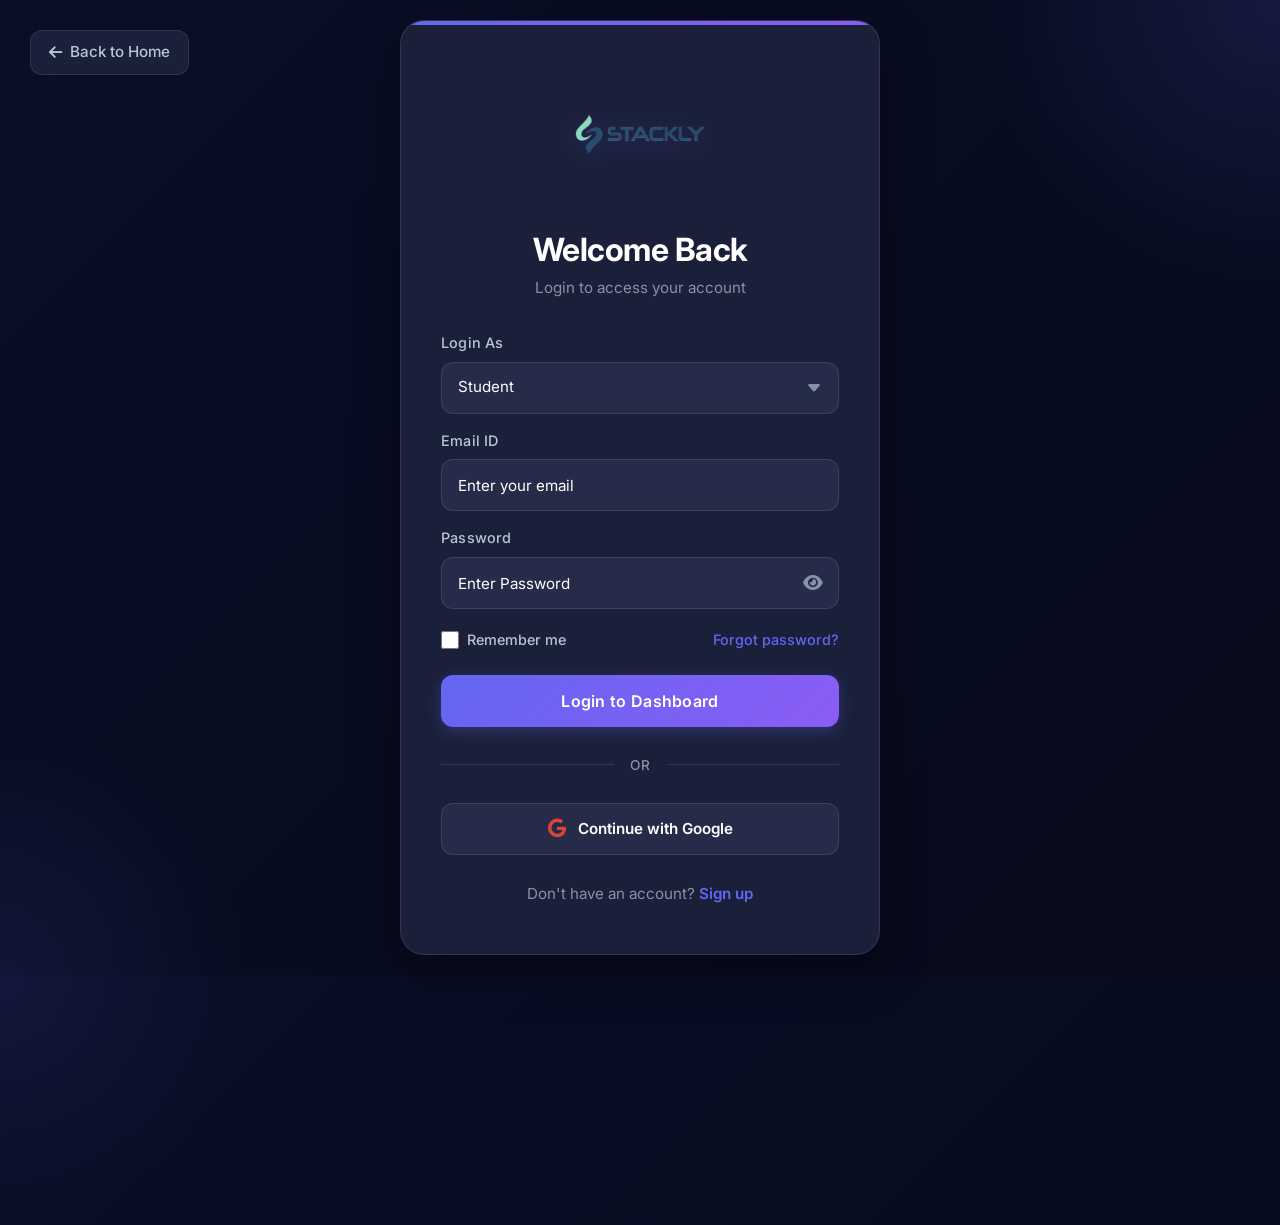
<file: developer-dashboard.html>
<!DOCTYPE html>
<html lang="en">

<head>
    <meta charset="UTF-8">
    <meta name="viewport" content="width=device-width, initial-scale=1.0">
    <title>Developer Dashboard | Stackly</title>

    <!-- Font Awesome -->
    <link rel="stylesheet"
        href="https://cdnjs.cloudflare.com/ajax/libs/font-awesome/6.7.2/css/all.min.css">

    <!-- Custom CSS -->
    <link rel="stylesheet" href="css/developer-dashboard.css">
</head>

<body>

    <!-- Header -->
    <header class="header">
        <div class="header-left">
            <a href="index.html" class="logo">
                <img src="image/logo-stackly.png" alt="Stackly Logo">

            </a>
            <div class="header-welcome">
                <span class="welcome-text">Welcome back, <strong id="headerUserName">Developer</strong>!</span>
            </div>
        </div>

        <div class="header-right">
            <div class="user-info">
                <span class="user-name" id="userName">Developer</span>
                <span class="user-email" id="userEmail">developer@stackly.com</span>
            </div>
            <img id="userAvatar" src="https://ui-avatars.com/api/?name=Developer&background=6366f1&color=fff"
                 alt="Profile" class="user-avatar">
            <a href="#" id="logoutBtn" class="btn-logout">
                <i class="fas fa-sign-out-alt"></i>
            </a>
        </div>
    </header>

    <!-- Main Container -->
    <div class="container">

        <!-- Welcome Section -->
        <div class="welcome-section">
            <h1>Welcome, <span id="welcomeName">Developer</span>! 👨‍💻</h1>
            <p>Here's your development overview</p>
        </div>

        <!-- Stats Grid -->
        <div class="stats-grid">
            <div class="stat-card">
                <div class="stat-icon" style="background: rgba(99, 102, 241, 0.1);">
                    <i class="fas fa-code" style="color: #6366f1;"></i>
                </div>
                <div class="stat-info">
                    <h3>12</h3>
                    <p>Active Projects</p>
                </div>
            </div>

            <div class="stat-card">
                <div class="stat-icon" style="background: rgba(16, 185, 129, 0.1);">
                    <i class="fas fa-check-circle" style="color: #10b981;"></i>
                </div>
                <div class="stat-info">
                    <h3>48</h3>
                    <p>Completed Tasks</p>
                </div>
            </div>

            <div class="stat-card">
                <div class="stat-icon" style="background: rgba(245, 158, 11, 0.1);">
                    <i class="fas fa-git-alt" style="color: #f59e0b;"></i>
                </div>
                <div class="stat-info">
                    <h3>156</h3>
                    <p>Commits This Month</p>
                </div>
            </div>

            <div class="stat-card">
                <div class="stat-icon" style="background: rgba(239, 68, 68, 0.1);">
                    <i class="fas fa-bug" style="color: #ef4444;"></i>
                </div>
                <div class="stat-info">
                    <h3>3</h3>
                    <p>Open Issues</p>
                </div>
            </div>
        </div>

        <!-- Main Content Grid -->
        <div class="content-grid">

            <!-- Projects Section -->
            <div class="card projects-card">
                <div class="card-header">
                    <h2><i class="fas fa-folder"></i> Active Projects</h2>
                    <a href="#" class="view-all">View All</a>
                </div>
                <div class="projects-list">
                    <div class="project-item">
                        <div class="project-icon">
                            <i class="fab fa-react"></i>
                        </div>
                        <div class="project-info">
                            <h3>E-commerce Platform</h3>
                            <p>React, Node.js, MongoDB</p>
                            <div class="project-progress">
                                <div class="progress-bar" style="width: 75%;"></div>
                            </div>
                            <span class="progress-text">75% Complete</span>
                        </div>
                        <span class="project-status status-active">Active</span>
                    </div>

                    <div class="project-item">
                        <div class="project-icon">
                            <i class="fab fa-vuejs"></i>
                        </div>
                        <div class="project-info">
                            <h3>Dashboard UI Kit</h3>
                            <p>Vue.js, TailwindCSS</p>
                            <div class="project-progress">
                                <div class="progress-bar" style="width: 60%;"></div>
                            </div>
                            <span class="progress-text">60% Complete</span>
                        </div>
                        <span class="project-status status-active">Active</span>
                    </div>

                    <div class="project-item">
                        <div class="project-icon">
                            <i class="fab fa-python"></i>
                        </div>
                        <div class="project-info">
                            <h3>API Service</h3>
                            <p>Python, FastAPI, PostgreSQL</p>
                            <div class="project-progress">
                                <div class="progress-bar" style="width: 90%;"></div>
                            </div>
                            <span class="progress-text">90% Complete</span>
                        </div>
                        <span class="project-status status-review">Review</span>
                    </div>
                </div>
            </div>

            <!-- Recent Activity -->
            <div class="card activity-card">
                <div class="card-header">
                    <h2><i class="fas fa-history"></i> Recent Activity</h2>
                </div>
                <div class="activity-list">
                    <div class="activity-item">
                        <div class="activity-icon" style="background: rgba(99, 102, 241, 0.1);">
                            <i class="fas fa-code-branch" style="color: #6366f1;"></i>
                        </div>
                        <div class="activity-info">
                            <p><strong>Merged</strong> pull request #45</p>
                            <span class="activity-time">2 hours ago</span>
                        </div>
                    </div>

                    <div class="activity-item">
                        <div class="activity-icon" style="background: rgba(16, 185, 129, 0.1);">
                            <i class="fas fa-check" style="color: #10b981;"></i>
                        </div>
                        <div class="activity-info">
                            <p><strong>Completed</strong> feature implementation</p>
                            <span class="activity-time">5 hours ago</span>
                        </div>
                    </div>

                    <div class="activity-item">
                        <div class="activity-icon" style="background: rgba(245, 158, 11, 0.1);">
                            <i class="fas fa-bug" style="color: #f59e0b;"></i>
                        </div>
                        <div class="activity-info">
                            <p><strong>Fixed</strong> bug in authentication</p>
                            <span class="activity-time">1 day ago</span>
                        </div>
                    </div>

                    <div class="activity-item">
                        <div class="activity-icon" style="background: rgba(99, 102, 241, 0.1);">
                            <i class="fas fa-upload" style="color: #6366f1;"></i>
                        </div>
                        <div class="activity-info">
                            <p><strong>Pushed</strong> 8 commits to main</p>
                            <span class="activity-time">2 days ago</span>
                        </div>
                    </div>
                </div>
            </div>

            <!-- Tech Stack -->
            <div class="card tech-card">
                <div class="card-header">
                    <h2><i class="fas fa-layer-group"></i> Tech Stack</h2>
                </div>
                <div class="tech-grid">
                    <div class="tech-item">
                        <i class="fab fa-react"></i>
                        <span>React</span>
                    </div>
                    <div class="tech-item">
                        <i class="fab fa-node-js"></i>
                        <span>Node.js</span>
                    </div>
                    <div class="tech-item">
                        <i class="fab fa-python"></i>
                        <span>Python</span>
                    </div>
                    <div class="tech-item">
                        <i class="fab fa-docker"></i>
                        <span>Docker</span>
                    </div>
                    <div class="tech-item">
                        <i class="fab fa-git-alt"></i>
                        <span>Git</span>
                    </div>
                    <div class="tech-item">
                        <i class="fab fa-aws"></i>
                        <span>AWS</span>
                    </div>
                </div>
            </div>

            <!-- Quick Actions -->
            <div class="card actions-card">
                <div class="card-header">
                    <h2><i class="fas fa-bolt"></i> Quick Actions</h2>
                </div>
                <div class="actions-grid">
                    <button class="action-btn">
                        <i class="fas fa-plus"></i>
                        New Project
                    </button>
                    <button class="action-btn">
                        <i class="fas fa-code"></i>
                        Code Review
                    </button>
                    <button class="action-btn">
                        <i class="fas fa-bug"></i>
                        Report Bug
                    </button>
                    <button class="action-btn">
                        <i class="fas fa-book"></i>
                        Documentation
                    </button>
                </div>
            </div>

        </div>

    </div>

    <!-- JavaScript -->
    <script>
        // Load user information
        function loadDeveloperInfo() {
            let loginSession = localStorage.getItem('loginSession') || sessionStorage.getItem('loginSession');

            if (loginSession) {
                loginSession = JSON.parse(loginSession);
                let userData = localStorage.getItem('userData');

                if (userData) {
                    userData = JSON.parse(userData);
                    const fullName = userData.fullname || 'Developer';
                    const email = loginSession.email || userData.email || 'developer@stackly.com';

                    // Update header
                    document.getElementById('userName').textContent = fullName;
                    document.getElementById('userEmail').textContent = email;
                    document.getElementById('headerUserName').textContent = fullName;

                    // Update welcome
                    const firstName = fullName.split(' ')[0];
                    document.getElementById('welcomeName').textContent = firstName;

                    // Update avatar
                    const avatarUrl = `https://ui-avatars.com/api/?name=${encodeURIComponent(fullName)}&background=6366f1&color=fff`;
                    document.getElementById('userAvatar').src = avatarUrl;
                } else {
                    // Use email
                    const email = loginSession.email || 'developer@stackly.com';
                    document.getElementById('userEmail').textContent = email;

                    const emailName = email.split('@')[0];
                    const displayName = emailName.charAt(0).toUpperCase() + emailName.slice(1);
                    document.getElementById('userName').textContent = displayName;
                    document.getElementById('headerUserName').textContent = displayName;
                    document.getElementById('welcomeName').textContent = displayName;

                    const avatarUrl = `https://ui-avatars.com/api/?name=${encodeURIComponent(displayName)}&background=6366f1&color=fff`;
                    document.getElementById('userAvatar').src = avatarUrl;
                }
            } else {
                // No session found, redirect to login
                window.location.href = 'login.html';
            }
        }

        // Load on page load
        loadDeveloperInfo();

        // Logout functionality
        const logoutBtn = document.getElementById('logoutBtn');
        if (logoutBtn) {
            logoutBtn.addEventListener('click', (e) => {
                e.preventDefault();
                // Clear session data
                localStorage.removeItem('loginSession');
                sessionStorage.removeItem('loginSession');
                // Redirect to login page
                window.location.href = 'login.html';
            });
        }
    </script>

</body>

</html>
</file>
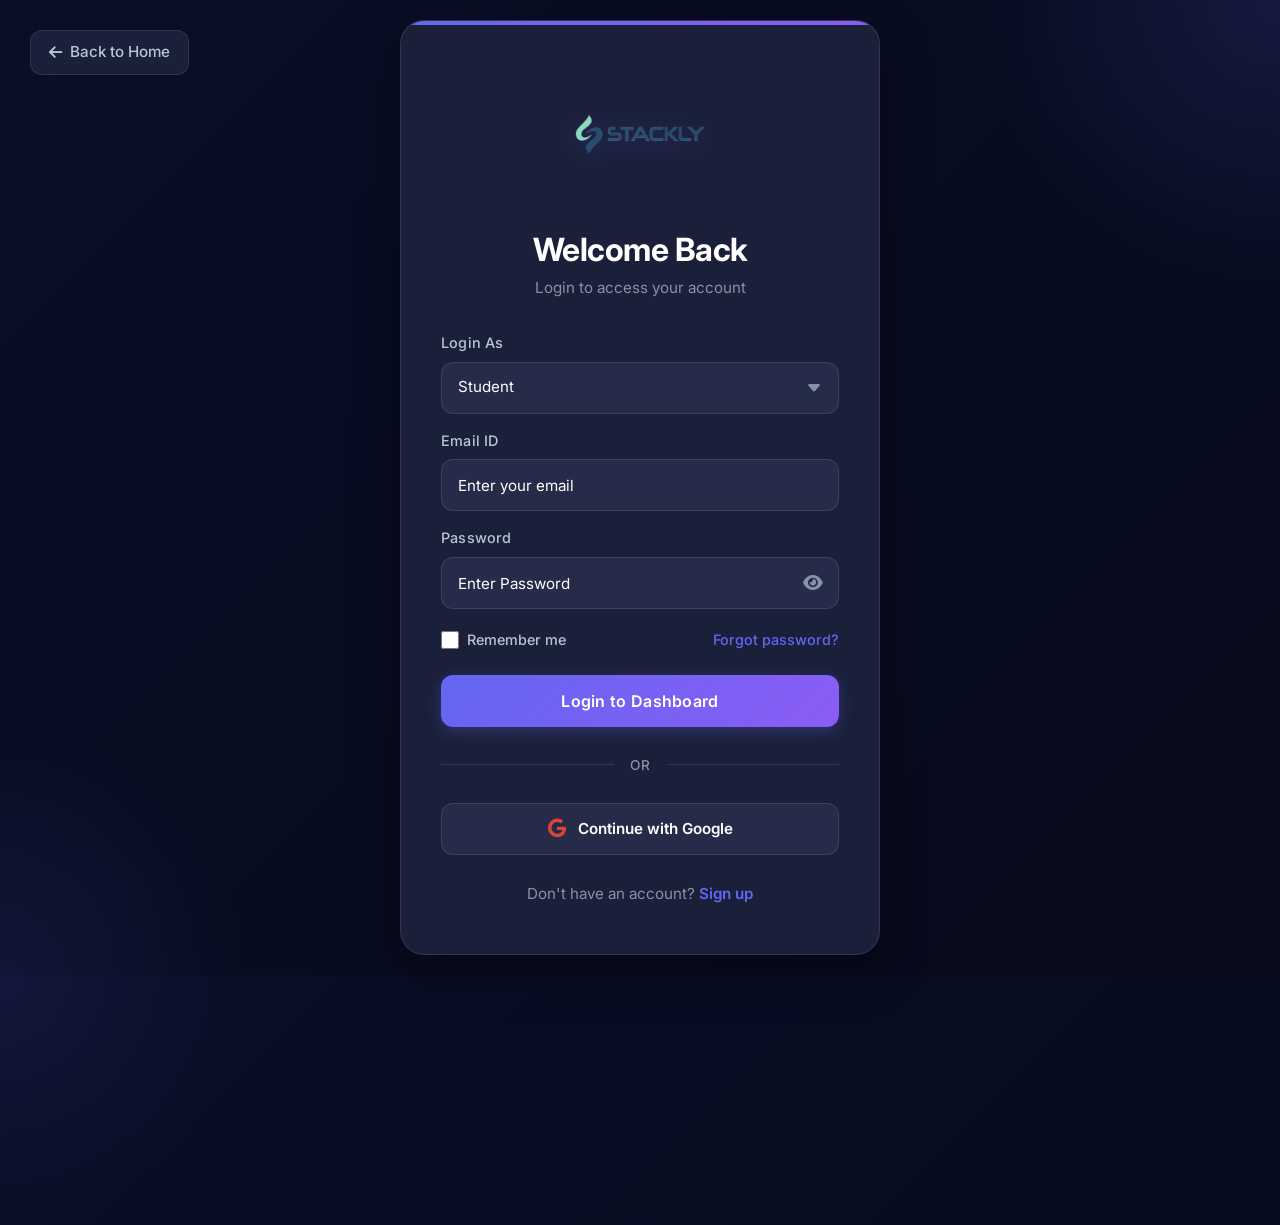
<file: login.html>
<!DOCTYPE html>
<html lang="en">

<head>
    <meta charset="UTF-8">
    <meta name="viewport" content="width=device-width, initial-scale=1.0">

    <title>Login</title>

    <!-- Bootstrap -->
    <link href="https://cdn.jsdelivr.net/npm/bootstrap@5.3.7/dist/css/bootstrap.min.css" rel="stylesheet">

    <!-- Font Awesome -->
    <link rel="stylesheet"
        href="https://cdnjs.cloudflare.com/ajax/libs/font-awesome/6.7.2/css/all.min.css">

    <!-- Custom CSS -->
    <link rel="stylesheet" href="css/login.css">
</head>

<body>

    <!-- Back Home -->
    <a href="index.html" class="back-home">
        <i class="fa-solid fa-arrow-left"></i>
        Back to Home
    </a>

    <div class="login-container">

        <div class="login-card">

            <!-- Logo -->
            <div class="logo-wrapper">
                <a href="index.html">
                    <img src="image/logo-stackly.png" alt="Logo">
                </a>
            </div>

            <!-- Heading -->
            <h1>Welcome Back</h1>
            <p class="subtitle">Login to access your account</p>

            <!-- Form -->
            <form id="loginForm">

                <div class="mb-3">
                    <label class="form-label">Login As</label>

                    <select class="form-select custom-input" id="userRole">

                        <option>Student</option>
                        <option>Developer</option>
                        <option>Admin</option>

                    </select>
                </div>

                <div class="mb-3">
                    <label class="form-label">Email ID</label>

                    <input
                        type="email"
                        class="form-control custom-input"
                        id="email"
                        placeholder="Enter your email"
                        pattern="[a-zA-Z0-9._%+-]+@[a-zA-Z0-9.-]+\.[a-zA-Z]{2,}"
                        title="Please enter a valid email address (e.g., user@example.com)"
                        required>
                    <span class="error-message" id="emailError"></span>
                </div>

                <div class="mb-3">

                    <label class="form-label">Password</label>

                    <div class="password-box">

                        <input
                            type="password"
                            class="form-control custom-input"
                            id="password"
                            placeholder="Enter Password"
                            required>

                        <i
                            class="fa-solid fa-eye eye-icon"
                            id="togglePassword"></i>

                    </div>
                    <span class="error-message" id="passwordError"></span>

                </div>

                <div class="remember-forgot">
                    <div class="remember-me">
                        <input type="checkbox" id="rememberMe">
                        <label for="rememberMe">Remember me</label>
                    </div>
                    <a href="error.html" class="forgot-link">
                        Forgot password?
                    </a>
                </div>

                <button type="submit" class="login-btn">
                    Login to Dashboard
                </button>

                <div class="divider">
                    <span>OR</span>
                </div>

                <a href="error.html" class="google-btn">
                    <i class="fab fa-google"></i>
                    Continue with Google
                </a>

                <p class="signup-text">

                    Don't have an account?

                    <a href="signup.html">
                        Sign up
                    </a>

                </p>

            </form>

        </div>

    </div>

    <script src="js/login.js"></script>

</body>

</html>
</file>
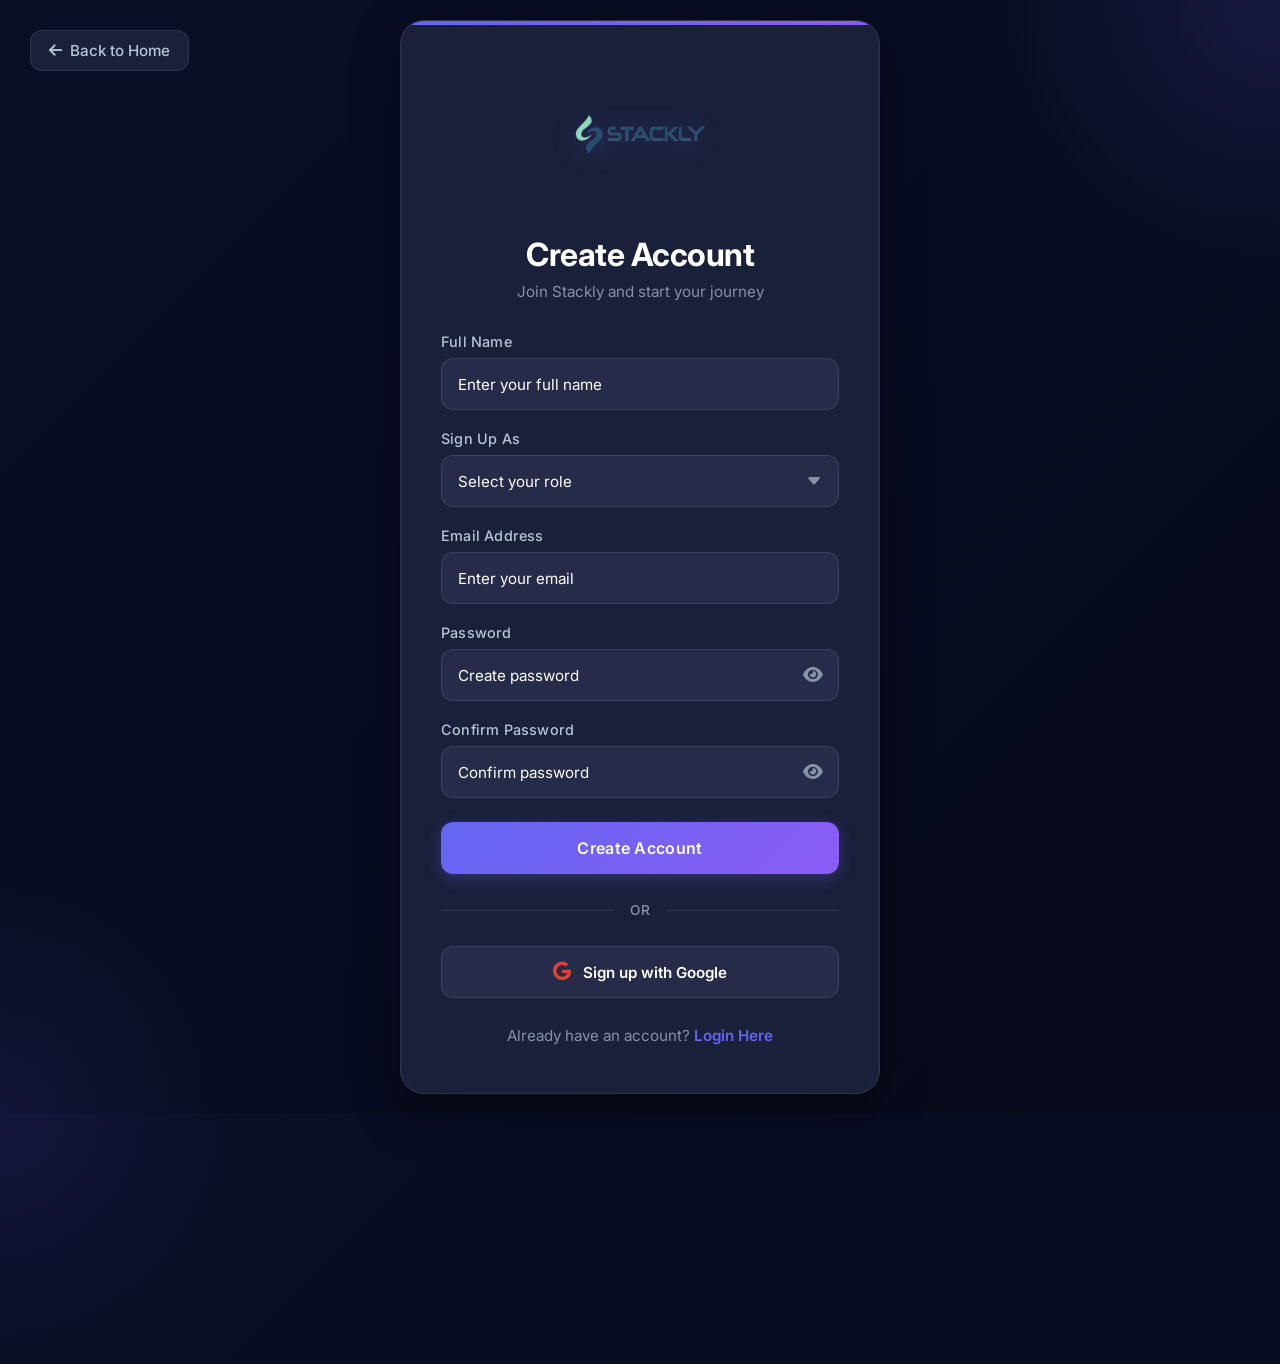
<file: signup.html>
<!DOCTYPE html>
<html lang="en">
<head>
    <meta charset="UTF-8">
    <meta name="viewport" content="width=device-width, initial-scale=1.0">
    <title>Sign Up - Stackly</title>

    <!-- Font Awesome -->
    <link rel="stylesheet"
        href="https://cdnjs.cloudflare.com/ajax/libs/font-awesome/6.7.2/css/all.min.css">

    <!-- Custom CSS -->
    <link rel="stylesheet" href="css/signup.css">
</head>
<body>

  <a href="index.html" class="back-home">
        <i class="fa-solid fa-arrow-left"></i>
        Back to Home
    </a>


    <div class="signup-container">

        <div class="signup-card">

            <div class="logo-wrapper">
                <a href="index.html">
                    <img src="image/logo-stackly.png" alt="Stackly Logo">
                </a>
            </div>

            <h1>Create Account</h1>

            <p class="subtitle">
                Join Stackly and start your journey
            </p>

            <form id="signupForm">

                <div class="mb-3">
                    <label for="fullname" class="form-label">Full Name</label>
                    <input
                        type="text"
                        id="fullname"
                        name="fullname"
                        class="custom-input"
                        placeholder="Enter your full name"
                        required>
                    <span class="error-message" id="fullnameError"></span>
                </div>

                <div class="mb-3">
                    <label for="userRole" class="form-label">Sign Up As</label>
                    <select class="custom-input" id="userRole" required>
                        <option value="">Select your role</option>
                        <option value="Student">Student</option>
                        <option value="Developer">Developer</option>
                        <option value="Admin">Admin</option>
                    </select>
                </div>

                <div class="mb-3">
                    <label for="signupEmail" class="form-label">Email Address</label>
                    <input
                        type="email"
                        id="signupEmail"
                        name="email"
                        class="custom-input"
                        placeholder="Enter your email"
                        pattern="[a-zA-Z0-9._%+-]+@[a-zA-Z0-9.-]+\.[a-zA-Z]{2,}"
                        title="Please enter a valid email address (e.g., user@example.com)"
                        required>
                    <span class="error-message" id="signupEmailError"></span>
                </div>

                <div class="mb-3">
                    <label for="signupPassword" class="form-label">Password</label>
                    <div class="password-box">
                        <input
                            type="password"
                            id="signupPassword"
                            name="password"
                            class="custom-input"
                            placeholder="Create password"
                            required>
                        <i class="fa-solid fa-eye eye-icon" data-target="signupPassword"></i>
                    </div>
                    <span class="error-message" id="signupPasswordError"></span>
                </div>

                <div class="mb-3">
                    <label for="confirmPassword" class="form-label">Confirm Password</label>
                    <div class="password-box">
                        <input
                            type="password"
                            id="confirmPassword"
                            name="confirmPassword"
                            class="custom-input"
                            placeholder="Confirm password"
                            required>
                        <i class="fa-solid fa-eye eye-icon" data-target="confirmPassword"></i>
                    </div>
                    <span class="error-message" id="confirmPasswordError"></span>
                </div>

                <button type="submit" class="signup-btn">
                    Create Account
                </button>

                <div class="divider">
                    <span>OR</span>
                </div>

                <a href="error.html" class="google-btn">
                    <i class="fab fa-google"></i>
                    Sign up with Google
                </a>

            </form>

            <p class="login-link">
                Already have an account?
                <a href="login.html">Login Here</a>
            </p>

        </div>

    </div>

    <script>
        // Password Toggle Functionality
        document.querySelectorAll('.eye-icon').forEach(icon => {
            icon.addEventListener('click', function() {
                const targetId = this.getAttribute('data-target');
                const passwordInput = document.getElementById(targetId);

                // Toggle password visibility
                if (passwordInput.type === 'password') {
                    passwordInput.type = 'text';
                    this.classList.remove('fa-eye');
                    this.classList.add('fa-eye-slash');
                } else {
                    passwordInput.type = 'password';
                    this.classList.remove('fa-eye-slash');
                    this.classList.add('fa-eye');
                }
            });
        });

        // Form Submission
        document.getElementById('signupForm').addEventListener('submit', function(e) {
            e.preventDefault();

            // Clear previous error messages
            document.getElementById('fullnameError').textContent = '';
            document.getElementById('signupEmailError').textContent = '';
            document.getElementById('signupPasswordError').textContent = '';
            document.getElementById('confirmPasswordError').textContent = '';

            const fullname = document.getElementById('fullname').value;
            const role = document.getElementById('userRole').value;
            const email = document.getElementById('signupEmail').value;
            const password = document.getElementById('signupPassword').value;
            const confirmPassword = document.getElementById('confirmPassword').value;

            // Validate fullname (alphabets only)
            const namePattern = /^[a-zA-Z\s]+$/;
            if (!namePattern.test(fullname)) {
                document.getElementById('fullnameError').textContent = 'Name contains only alphabets';
                return;
            }

            // Email validation with proper domain
            const emailPattern = /^[a-zA-Z0-9._%+-]+@[a-zA-Z0-9.-]+\.[a-zA-Z]{2,}$/;
            if (!emailPattern.test(email)) {
                document.getElementById('signupEmailError').textContent = 'Please enter a valid email address';
                return;
            }

            // Password length validation
            if (password.length < 6) {
                document.getElementById('signupPasswordError').textContent = 'Password must be at least 6 characters';
                return;
            }

            // Validate password match
            if (password !== confirmPassword) {
                document.getElementById('confirmPasswordError').textContent = 'Passwords do not match';
                return;
            }

            // Store user data in localStorage (for demo purposes only - not secure for production)
            const userData = {
                fullname: fullname,
                role: role,
                email: email,
                password: password  // Storing password for demo validation
            };
            localStorage.setItem('userData', JSON.stringify(userData));

            // Redirect without success alert
            window.location.href = 'login.html';
        });
    </script>

</body>
</html>
</file>
<file: css/developer-dashboard.css>
/* =====================================================
   DEVELOPER DASHBOARD - SIMPLE & CLEAN
===================================================== */

@import url('https://fonts.googleapis.com/css2?family=Inter:wght@300;400;500;600;700;800&display=swap');

/* Variables */
:root {
    --bg-dark: #0a0e27;
    --bg-darker: #060a1a;
    --card-bg: #1a1f3a;
    --card-light: #252b48;
    --text-primary: #ffffff;
    --text-secondary: #b8c5d6;
    --text-muted: #8892a6;
    --accent: #6366f1;
    --accent-hover: #4f46e5;
    --success: #10b981;
    --warning: #f59e0b;
    --danger: #ef4444;
    --border: rgba(255, 255, 255, 0.1);
    --shadow: 0 4px 16px rgba(0, 0, 0, 0.3);
}

* {
    margin: 0;
    padding: 0;
    box-sizing: border-box;
}

body {
    font-family: 'Inter', sans-serif;
    background: linear-gradient(135deg, var(--bg-dark) 0%, var(--bg-darker) 100%);
    color: var(--text-primary);
    min-height: 100vh;
    line-height: 1.6;
}

/* Header */
.header {
    background: var(--card-bg);
    border-bottom: 1px solid var(--border);
    padding: 1rem 2rem;
    display: flex;
    justify-content: space-between;
    align-items: center;
    position: sticky;
    top: 0;
    z-index: 100;
    backdrop-filter: blur(10px);
}

.header-left {
    display: flex;
    align-items: center;
    gap: 24px;
}

.logo {
    display: flex;
    align-items: center;
    gap: 12px;
    text-decoration: none;
    color: var(--text-primary);
    font-size: 1.25rem;
    font-weight: 700;
    transition: opacity 0.3s ease;
}

.logo:hover {
    opacity: 0.8;
}

.logo img {
    width: 130px;
    height: 130px;
    object-fit: contain;
}

.header-welcome {
    display: flex;
    align-items: center;
}

.welcome-text {
    color: var(--text-secondary);
    font-size: 1rem;
    font-weight: 500;
}

.welcome-text strong {
    color: var(--accent);
    font-weight: 600;
}

.header-right {
    display: flex;
    align-items: center;
    gap: 1rem;
}

.user-info {
    text-align: right;
}

.user-name {
    display: block;
    font-weight: 600;
    font-size: 0.95rem;
    color: var(--text-primary);
}

.user-email {
    display: block;
    font-size: 0.85rem;
    color: var(--text-muted);
}

.user-avatar {
    width: 45px;
    height: 45px;
    border-radius: 50%;
    border: 2px solid var(--accent);
}

.btn-logout {
    padding: 0.6rem 1rem;
    background: rgba(239, 68, 68, 0.1);
    color: var(--danger);
    border-radius: 8px;
    text-decoration: none;
    transition: all 0.3s ease;
    display: flex;
    align-items: center;
}

.btn-logout:hover {
    background: var(--danger);
    color: white;
}

/* Container */
.container {
    max-width: 1400px;
    margin: 0 auto;
    padding: 2rem;
}

/* Welcome Section */
.welcome-section {
    margin-bottom: 2rem;
}

.welcome-section h1 {
    font-size: 2rem;
    font-weight: 700;
    margin-bottom: 0.5rem;
    color: var(--text-primary);
}

.welcome-section span {
    color: var(--accent);
}

.welcome-section p {
    color: var(--text-muted);
    font-size: 1rem;
}

/* Stats Grid */
.stats-grid {
    display: grid;
    grid-template-columns: repeat(auto-fit, minmax(250px, 1fr));
    gap: 1.5rem;
    margin-bottom: 2rem;
}

.stat-card {
    background: var(--card-bg);
    border: 1px solid var(--border);
    border-radius: 12px;
    padding: 1.5rem;
    display: flex;
    align-items: center;
    gap: 1rem;
    transition: transform 0.3s ease;
}

.stat-card:hover {
    transform: translateY(-4px);
}

.stat-icon {
    width: 60px;
    height: 60px;
    border-radius: 12px;
    display: flex;
    align-items: center;
    justify-content: center;
    font-size: 1.5rem;
}

.stat-info h3 {
    font-size: 2rem;
    font-weight: 700;
    margin-bottom: 0.25rem;
}

.stat-info p {
    color: var(--text-muted);
    font-size: 0.9rem;
}

/* Content Grid */
.content-grid {
    display: grid;
    grid-template-columns: repeat(auto-fit, minmax(350px, 1fr));
    gap: 1.5rem;
}

/* Card */
.card {
    background: var(--card-bg);
    border: 1px solid var(--border);
    border-radius: 12px;
    padding: 1.5rem;
}

.card-header {
    display: flex;
    justify-content: space-between;
    align-items: center;
    margin-bottom: 1.5rem;
}

.card-header h2 {
    font-size: 1.1rem;
    font-weight: 600;
    display: flex;
    align-items: center;
    gap: 0.5rem;
}

.view-all {
    color: var(--accent);
    text-decoration: none;
    font-size: 0.9rem;
    transition: color 0.3s ease;
}

.view-all:hover {
    color: var(--accent-hover);
}

/* Projects */
.projects-card {
    grid-column: span 2;
}

.projects-list {
    display: flex;
    flex-direction: column;
    gap: 1rem;
}

.project-item {
    display: flex;
    align-items: center;
    gap: 1rem;
    padding: 1rem;
    background: var(--card-light);
    border-radius: 8px;
    border: 1px solid var(--border);
}

.project-icon {
    width: 50px;
    height: 50px;
    background: rgba(99, 102, 241, 0.1);
    border-radius: 8px;
    display: flex;
    align-items: center;
    justify-content: center;
    font-size: 1.5rem;
    color: var(--accent);
}

.project-info {
    flex: 1;
}

.project-info h3 {
    font-size: 1rem;
    margin-bottom: 0.25rem;
}

.project-info p {
    font-size: 0.85rem;
    color: var(--text-muted);
    margin-bottom: 0.5rem;
}

.project-progress {
    width: 100%;
    height: 6px;
    background: rgba(255, 255, 255, 0.1);
    border-radius: 3px;
    overflow: hidden;
    margin-bottom: 0.25rem;
}

.progress-bar {
    height: 100%;
    background: linear-gradient(90deg, var(--accent), var(--success));
    transition: width 0.3s ease;
}

.progress-text {
    font-size: 0.8rem;
    color: var(--text-muted);
}

.project-status {
    padding: 0.4rem 0.8rem;
    border-radius: 6px;
    font-size: 0.8rem;
    font-weight: 500;
}

.status-active {
    background: rgba(16, 185, 129, 0.1);
    color: var(--success);
}

.status-review {
    background: rgba(245, 158, 11, 0.1);
    color: var(--warning);
}

/* Activity */
.activity-list {
    display: flex;
    flex-direction: column;
    gap: 1rem;
}

.activity-item {
    display: flex;
    align-items: center;
    gap: 1rem;
}

.activity-icon {
    width: 40px;
    height: 40px;
    border-radius: 8px;
    display: flex;
    align-items: center;
    justify-content: center;
    font-size: 1.2rem;
}

.activity-info p {
    font-size: 0.9rem;
    margin-bottom: 0.25rem;
}

.activity-time {
    font-size: 0.8rem;
    color: var(--text-muted);
}

/* Tech Stack */
.tech-grid {
    display: grid;
    grid-template-columns: repeat(3, 1fr);
    gap: 1rem;
}

.tech-item {
    display: flex;
    flex-direction: column;
    align-items: center;
    gap: 0.5rem;
    padding: 1rem;
    background: var(--card-light);
    border-radius: 8px;
    border: 1px solid var(--border);
    transition: transform 0.3s ease;
}

.tech-item:hover {
    transform: translateY(-4px);
}

.tech-item i {
    font-size: 2rem;
    color: var(--accent);
}

.tech-item span {
    font-size: 0.85rem;
    color: var(--text-secondary);
}

/* Quick Actions */
.actions-grid {
    display: grid;
    grid-template-columns: repeat(2, 1fr);
    gap: 1rem;
}

.action-btn {
    padding: 1rem;
    background: var(--card-light);
    border: 1px solid var(--border);
    border-radius: 8px;
    color: var(--text-primary);
    font-size: 0.9rem;
    font-weight: 500;
    cursor: pointer;
    transition: all 0.3s ease;
    display: flex;
    flex-direction: column;
    align-items: center;
    gap: 0.5rem;
}

.action-btn:hover {
    background: var(--accent);
    border-color: var(--accent);
    transform: translateY(-2px);
}

.action-btn i {
    font-size: 1.5rem;
}

/* Responsive */
@media (max-width: 1200px) {
    .projects-card {
        grid-column: span 1;
    }
}

@media (max-width: 768px) {
    .header {
        padding: 0.75rem 1rem;
    }

    .header-left {
        gap: 12px;
    }

    .header-right {
        gap: 0.75rem;
    }

    .logo img {
        width: 60px;
        height: 60px;
    }

    .header-welcome {
        display: none;
    }

    .user-info {
        display: none;
    }

    .user-avatar {
        width: 38px;
        height: 38px;
    }

    .btn-logout {
        padding: 0.5rem 0.75rem;
        font-size: 0.9rem;
    }

    .container {
        padding: 1rem;
    }

    .welcome-section h1 {
        font-size: 1.5rem;
    }

    .stats-grid {
        grid-template-columns: repeat(2, 1fr);
    }

    .content-grid {
        grid-template-columns: 1fr;
    }

    .tech-grid {
        grid-template-columns: repeat(2, 1fr);
    }

    .actions-grid {
        grid-template-columns: 1fr;
    }
}

@media (max-width: 480px) {
    .header {
        padding: 0.6rem 0.75rem;
    }

    .header-left {
        gap: 8px;
    }

    .header-right {
        gap: 0.5rem;
    }

    .logo img {
        width: 50px;
        height: 50px;
    }

    .user-avatar {
        width: 34px;
        height: 34px;
    }

    .btn-logout {
        padding: 0.4rem 0.6rem;
        font-size: 0.85rem;
    }

    .stats-grid {
        grid-template-columns: 1fr;
    }

    .logo span {
        display: none;
    }
}

@media (max-width: 360px) {
    .header {
        padding: 0.5rem;
    }

    .header-left {
        gap: 6px;
    }

    .header-right {
        gap: 0.4rem;
    }

    .logo img {
        width: 45px;
        height: 45px;
    }

    .user-avatar {
        width: 32px;
        height: 32px;
    }

    .btn-logout {
        padding: 0.35rem 0.5rem;
        font-size: 0.8rem;
    }

    .btn-logout i {
        font-size: 0.85rem;
    }
}
</file>
<file: css/login.css>
/* =====================================================
   MODERN LOGIN FORM - DARK THEME
===================================================== */

/* Google Font */
@import url('https://fonts.googleapis.com/css2?family=Inter:wght@300;400;500;600;700;800&display=swap');

/* CSS Variables */
:root {
    --bg-dark: #0a0e27;
    --bg-darker: #060a1a;
    --card-bg: #1a1f3a;
    --card-light: #252b48;
    --text-primary: #ffffff;
    --text-secondary: #b8c5d6;
    --text-muted: #8892a6;
    --accent: #6366f1;
    --accent-hover: #4f46e5;
    --accent-light: rgba(99, 102, 241, 0.1);
    --success: #10b981;
    --border: rgba(255, 255, 255, 0.1);
    --input-bg: #252b48;
    --input-focus: #2d3350;
    --shadow-sm: 0 2px 8px rgba(0, 0, 0, 0.2);
    --shadow-md: 0 8px 24px rgba(0, 0, 0, 0.3);
    --shadow-lg: 0 16px 48px rgba(0, 0, 0, 0.4);
}

* {
    margin: 0;
    padding: 0;
    box-sizing: border-box;
    font-family: 'Inter', sans-serif;
}

body {
    min-height: 100vh;
    background: linear-gradient(135deg, var(--bg-dark) 0%, var(--bg-darker) 100%);
    display: flex;
    justify-content: center;
    align-items: center;
    position: relative;
    overflow-x: hidden;
    padding: 20px;
}

/* Animated Background Elements */
body::before {
    content: '';
    position: absolute;
    width: 600px;
    height: 600px;
    background: radial-gradient(circle, rgba(99, 102, 241, 0.15) 0%, transparent 70%);
    top: -300px;
    right: -300px;
    border-radius: 50%;
    animation: float 20s infinite ease-in-out;
}

body::after {
    content: '';
    position: absolute;
    width: 500px;
    height: 500px;
    background: radial-gradient(circle, rgba(99, 102, 241, 0.1) 0%, transparent 70%);
    bottom: -250px;
    left: -250px;
    border-radius: 50%;
    animation: float 25s infinite ease-in-out reverse;
}

@keyframes float {
    0%, 100% { transform: translate(0, 0) scale(1); }
    50% { transform: translate(30px, -30px) scale(1.1); }
}

/* Back Home Button */
.back-home {
    position: fixed;
    top: 30px;
    left: 30px;
    text-decoration: none;
    color: var(--text-secondary);
    font-size: 0.95rem;
    font-weight: 500;
    display: flex;
    align-items: center;
    gap: 8px;
    padding: 10px 18px;
    border-radius: 12px;
    background: var(--card-bg);
    border: 1px solid var(--border);
    transition: all 0.3s ease;
    z-index: 100;
    backdrop-filter: blur(10px);
}

.back-home:hover {
    color: var(--text-primary);
    background: var(--card-light);
    transform: translateX(-3px);
    box-shadow: var(--shadow-sm);
}

/* Login Container */
.login-container {
    width: 100%;
    max-width: 480px;
    position: relative;
    z-index: 1;
}

/* Login Card */
.login-card {
    background: var(--card-bg);
    border: 1px solid var(--border);
    border-radius: 24px;
    padding: 48px 40px;
    box-shadow: var(--shadow-lg);
    backdrop-filter: blur(20px);
    position: relative;
    overflow: hidden;
}

.login-card::before {
    content: '';
    position: absolute;
    top: 0;
    left: 0;
    right: 0;
    height: 4px;
    background: linear-gradient(90deg, var(--accent) 0%, #8b5cf6 100%);
}

/* Logo */
.logo-wrapper {
    display: flex;
    justify-content: center;
    margin-bottom: 32px;
}

.logo-wrapper a {
    display: inline-block;
    text-decoration: none;
    cursor: pointer;
}

.logo-wrapper img {
    width: 130px;
    height: 130px;
    object-fit: contain;
    filter: drop-shadow(0 4px 12px rgba(99, 102, 241, 0.3));
    transition: all 0.3s ease;
    cursor: pointer;
}

.logo-wrapper img:hover {
    transform: scale(1.05) rotate(5deg);
}

/* Heading */
h1 {
    color: var(--text-primary);
    font-size: 2rem;
    font-weight: 700;
    margin-bottom: 8px;
    text-align: center;
    letter-spacing: -0.5px;
}

.subtitle {
    color: var(--text-muted);
    text-align: center;
    margin-bottom: 32px;
    font-size: 0.95rem;
    font-weight: 400;
}

/* Form */
form {
    width: 100%;
}

/* Labels */
.form-label {
    color: var(--text-secondary);
    font-weight: 500;
    font-size: 0.9rem;
    display: block;
    margin-bottom: 8px;
    letter-spacing: 0.2px;
}

/* Form Groups */
.mb-3 {
    margin-bottom: 20px;
}

/* Inputs */
.custom-input {
    width: 100%;
    height: 52px;
    background: var(--input-bg);
    border: 1.5px solid var(--border);
    border-radius: 12px;
    padding: 0 16px;
    font-size: 0.95rem;
    color: #ffffff;
    font-weight: 400;
    transition: all 0.3s ease;
    outline: none;
    -webkit-text-fill-color: #ffffff;
}

.custom-input:focus {
    background: var(--input-focus);
    border-color: var(--accent);
    box-shadow: 0 0 0 4px var(--accent-light);
    color: #ffffff;
    -webkit-text-fill-color: #ffffff;
}

.custom-input::placeholder {
    color: var(--text-muted);
}

/* Prevent autofill white background */
.custom-input:-webkit-autofill,
.custom-input:-webkit-autofill:hover,
.custom-input:-webkit-autofill:focus,
.custom-input:-webkit-autofill:active {
    -webkit-box-shadow: 0 0 0 1000px var(--input-bg) inset !important;
    -webkit-text-fill-color: #ffffff !important;
    box-shadow: 0 0 0 1000px var(--input-bg) inset !important;
    background-color: var(--input-bg) !important;
    transition: background-color 5000s ease-in-out 0s;
}

.custom-input:-webkit-autofill::first-line {
    font-size: 0.95rem;
    font-family: 'Inter', sans-serif;
}

/* Select Dropdown */
select.custom-input {
    cursor: pointer;
    appearance: none;
    background-image: url("data:image/svg+xml,%3Csvg xmlns='http://www.w3.org/2000/svg' width='16' height='16' fill='%238892a6' viewBox='0 0 16 16'%3E%3Cpath d='M7.247 11.14 2.451 5.658C1.885 5.013 2.345 4 3.204 4h9.592a1 1 0 0 1 .753 1.659l-4.796 5.48a1 1 0 0 1-1.506 0z'/%3E%3C/svg%3E");
    background-repeat: no-repeat;
    background-position: right 16px center;
    padding-right: 40px;
    color: #ffffff;
    -webkit-text-fill-color: #ffffff;
}

select.custom-input option {
    background: var(--card-bg);
    color: #ffffff;
    padding: 12px;
}

/* Password Box */
.password-box {
    position: relative;
}

.password-box .custom-input {
    padding-right: 50px;
}

.eye-icon {
    position: absolute;
    right: 16px;
    top: 50%;
    transform: translateY(-50%);
    color: var(--text-muted);
    cursor: pointer;
    font-size: 1.1rem;
    transition: all 0.3s ease;
}

.eye-icon:hover {
    color: var(--accent);
}

/* Remember Me & Forgot Password */
.remember-forgot {
    display: flex;
    justify-content: space-between;
    align-items: center;
    margin: 20px 0 24px;
    gap: 12px;
}

.remember-me {
    display: flex;
    align-items: center;
    gap: 8px;
}

.remember-me input[type="checkbox"] {
    width: 18px;
    height: 18px;
    cursor: pointer;
    accent-color: var(--accent);
    border-radius: 4px;
}

.remember-me label {
    color: var(--text-secondary);
    font-size: 0.9rem;
    cursor: pointer;
    user-select: none;
    font-weight: 500;
}

.forgot-link {
    color: var(--accent);
    text-decoration: none;
    font-size: 0.9rem;
    font-weight: 500;
    transition: all 0.3s ease;
}

.forgot-link:hover {
    color: var(--accent-hover);
    text-decoration: underline;
}

/* Login Button */
.login-btn {
    width: 100%;
    height: 52px;
    border: none;
    border-radius: 12px;
    background: linear-gradient(135deg, var(--accent) 0%, #8b5cf6 100%);
    color: var(--text-primary);
    font-size: 1rem;
    font-weight: 600;
    cursor: pointer;
    transition: all 0.3s ease;
    box-shadow: 0 4px 16px rgba(99, 102, 241, 0.3);
    letter-spacing: 0.3px;
}

.login-btn:hover {
    transform: translateY(-2px);
    box-shadow: 0 8px 24px rgba(99, 102, 241, 0.4);
}

.login-btn:active {
    transform: translateY(0);
}

/* Divider */
.divider {
    display: flex;
    align-items: center;
    margin: 28px 0;
    color: var(--text-muted);
}

.divider::before,
.divider::after {
    content: '';
    flex: 1;
    height: 1px;
    background: var(--border);
}

.divider span {
    padding: 0 16px;
    font-size: 0.85rem;
    font-weight: 500;
    text-transform: uppercase;
    letter-spacing: 1px;
}

/* Google Login Button */
.google-btn {
    width: 100%;
    height: 52px;
    display: flex;
    align-items: center;
    justify-content: center;
    gap: 12px;
    border-radius: 12px;
    background: var(--input-bg);
    border: 1.5px solid var(--border);
    color: var(--text-primary);
    font-size: 0.95rem;
    font-weight: 600;
    text-decoration: none;
    transition: all 0.3s ease;
    cursor: pointer;
}

.google-btn:hover {
    background: var(--input-focus);
    border-color: var(--accent);
    transform: translateY(-2px);
    box-shadow: var(--shadow-sm);
    color: var(--text-primary);
}

.google-btn i {
    font-size: 1.2rem;
    color: #DB4437;
}

/* Signup Text */
.signup-text {
    color: var(--text-muted);
    text-align: center;
    margin-top: 28px;
    font-size: 0.95rem;
    margin-bottom: 0;
}

.signup-text a {
    color: var(--accent);
    font-weight: 600;
    text-decoration: none;
    transition: all 0.3s ease;
}

.signup-text a:hover {
    color: var(--accent-hover);
    text-decoration: underline;
}

/* =====================================================
   RESPONSIVE DESIGN
===================================================== */

/* Tablet */
@media (max-width: 768px) {
    body {
        padding: 15px;
    }

    .back-home {
        position: fixed;
        top: 15px;
        left: 15px;
        font-size: 0.85rem;
        padding: 8px 12px;
        z-index: 1000;
        backdrop-filter: blur(10px);
    }

    .login-card {
        padding: 40px 32px;
    }

    h1 {
        font-size: 1.75rem;
    }

    .logo-wrapper img {
        width: 90px;
        height: 90px;
    }
}

/* Mobile */
@media (max-width: 576px) {
    body::before,
    body::after {
        display: none;
    }

    .back-home {
        position: absolute;
        top: 15px;
        left: 15px;
        font-size: 0.85rem;
        padding: 8px 12px;
    }

    .login-container {
        max-width: 100%;
    }

    .login-card {
        padding: 32px 24px;
        border-radius: 20px;
    }

    h1 {
        font-size: 1.6rem;
    }

    .subtitle {
        font-size: 0.9rem;
    }

    .logo-wrapper img {
        width: 80px;
        height: 80px;
    }

    .custom-input,
    .login-btn,
    .google-btn {
        height: 48px;
        font-size: 0.9rem;
    }

    .remember-forgot {
        flex-direction: column;
        align-items: flex-start;
        gap: 12px;
    }
}

/* Small Mobile */
@media (max-width: 400px) {
    .login-card {
        padding: 28px 20px;
    }

    h1 {
        font-size: 1.5rem;
    }

    .custom-input,
    .login-btn,
    .google-btn {
        height: 46px;
    }
}

/* Error Messages */
.error-message {
    display: block;
    color: #ef4444;
    font-size: 0.875rem;
    margin-top: 0.5rem;
    min-height: 20px;
    transition: all 0.3s ease;
}

.error-message:empty {
    display: none;
}
</file>
<file: css/signup.css>
/* =====================================================
   MODERN SIGNUP FORM - DARK THEME
===================================================== */

/* Google Font */
@import url('https://fonts.googleapis.com/css2?family=Inter:wght@300;400;500;600;700;800&display=swap');

/* CSS Variables */
:root {
    --bg-dark: #0a0e27;
    --bg-darker: #060a1a;
    --card-bg: #1a1f3a;
    --card-light: #252b48;
    --text-primary: #ffffff;
    --text-secondary: #b8c5d6;
    --text-muted: #8892a6;
    --accent: #6366f1;
    --accent-hover: #4f46e5;
    --accent-light: rgba(99, 102, 241, 0.1);
    --success: #10b981;
    --border: rgba(255, 255, 255, 0.1);
    --input-bg: #252b48;
    --input-focus: #2d3350;
    --shadow-sm: 0 2px 8px rgba(0, 0, 0, 0.2);
    --shadow-md: 0 8px 24px rgba(0, 0, 0, 0.3);
    --shadow-lg: 0 16px 48px rgba(0, 0, 0, 0.4);
}

* {
    margin: 0;
    padding: 0;
    box-sizing: border-box;
    font-family: 'Inter', sans-serif;
}

body {
    min-height: 100vh;
    background: linear-gradient(135deg, var(--bg-dark) 0%, var(--bg-darker) 100%);
    display: flex;
    justify-content: center;
    align-items: center;
    position: relative;
    overflow-x: hidden;
    padding: 20px;
}

/* Animated Background Elements */
body::before {
    content: '';
    position: absolute;
    width: 600px;
    height: 600px;
    background: radial-gradient(circle, rgba(99, 102, 241, 0.15) 0%, transparent 70%);
    top: -300px;
    right: -300px;
    border-radius: 50%;
    animation: float 20s infinite ease-in-out;
}

body::after {
    content: '';
    position: absolute;
    width: 500px;
    height: 500px;
    background: radial-gradient(circle, rgba(99, 102, 241, 0.1) 0%, transparent 70%);
    bottom: -250px;
    left: -250px;
    border-radius: 50%;
    animation: float 25s infinite ease-in-out reverse;
}

@keyframes float {
    0%, 100% { transform: translate(0, 0) scale(1); }
    50% { transform: translate(30px, -30px) scale(1.1); }
}

/* Back Home Button */
.back-home {
    position: fixed;
    top: 30px;
    left: 30px;
    text-decoration: none;
    color: var(--text-secondary);
    font-size: 0.95rem;
    font-weight: 500;
    display: flex;
    align-items: center;
    gap: 8px;
    padding: 10px 18px;
    border-radius: 12px;
    background: var(--card-bg);
    border: 1px solid var(--border);
    transition: all 0.3s ease;
    z-index: 100;
    backdrop-filter: blur(10px);
}

.back-home:hover {
    color: var(--text-primary);
    background: var(--card-light);
    transform: translateX(-3px);
    box-shadow: var(--shadow-sm);
}

/* Signup Container */
.signup-container {
    width: 100%;
    max-width: 480px;
    position: relative;
    z-index: 1;
}

/* Signup Card */
.signup-card {
    background: var(--card-bg);
    border: 1px solid var(--border);
    border-radius: 24px;
    padding: 48px 40px;
    box-shadow: var(--shadow-lg);
    backdrop-filter: blur(20px);
    position: relative;
    overflow: hidden;
}

.signup-card::before {
    content: '';
    position: absolute;
    top: 0;
    left: 0;
    right: 0;
    height: 4px;
    background: linear-gradient(90deg, var(--accent) 0%, #8b5cf6 100%);
}

/* Logo */
.logo-wrapper {
    display: flex;
    justify-content: center;
    margin-bottom: 32px;
}

.logo-wrapper a {
    display: inline-block;
    text-decoration: none;
    cursor: pointer;
}

.logo-wrapper img {
    width: 130px;
    height: 130px;
    object-fit: contain;
    filter: drop-shadow(0 4px 12px rgba(99, 102, 241, 0.3));
    transition: all 0.3s ease;
    cursor: pointer;
}

.logo-wrapper img:hover {
    transform: scale(1.05) rotate(5deg);
}

/* Heading */
h1 {
    color: var(--text-primary);
    font-size: 2rem;
    font-weight: 700;
    margin-bottom: 8px;
    text-align: center;
    letter-spacing: -0.5px;
}

.subtitle {
    color: var(--text-muted);
    text-align: center;
    margin-bottom: 32px;
    font-size: 0.95rem;
    font-weight: 400;
}

/* Form */
form {
    width: 100%;
}

/* Labels */
.form-label {
    color: var(--text-secondary);
    font-weight: 500;
    font-size: 0.9rem;
    display: block;
    margin-bottom: 8px;
    letter-spacing: 0.2px;
}

/* Form Groups */
.mb-3 {
    margin-bottom: 20px;
}

/* Inputs */
.custom-input {
    width: 100%;
    height: 52px;
    background: var(--input-bg);
    border: 1.5px solid var(--border);
    border-radius: 12px;
    padding: 0 16px;
    font-size: 0.95rem;
    color: #ffffff;
    font-weight: 400;
    transition: all 0.3s ease;
    outline: none;
    -webkit-text-fill-color: #ffffff;
}

.custom-input:focus {
    background: var(--input-focus);
    border-color: var(--accent);
    box-shadow: 0 0 0 4px var(--accent-light);
    color: #ffffff;
    -webkit-text-fill-color: #ffffff;
}

.custom-input::placeholder {
    color: var(--text-muted);
}

/* Prevent autofill white background */
.custom-input:-webkit-autofill,
.custom-input:-webkit-autofill:hover,
.custom-input:-webkit-autofill:focus,
.custom-input:-webkit-autofill:active {
    -webkit-box-shadow: 0 0 0 1000px var(--input-bg) inset !important;
    -webkit-text-fill-color: #ffffff !important;
    box-shadow: 0 0 0 1000px var(--input-bg) inset !important;
    background-color: var(--input-bg) !important;
    transition: background-color 5000s ease-in-out 0s;
}

.custom-input:-webkit-autofill::first-line {
    font-size: 0.95rem;
    font-family: 'Inter', sans-serif;
}

/* Select Dropdown */
select.custom-input {
    cursor: pointer;
    appearance: none;
    background-image: url("data:image/svg+xml,%3Csvg xmlns='http://www.w3.org/2000/svg' width='16' height='16' fill='%238892a6' viewBox='0 0 16 16'%3E%3Cpath d='M7.247 11.14 2.451 5.658C1.885 5.013 2.345 4 3.204 4h9.592a1 1 0 0 1 .753 1.659l-4.796 5.48a1 1 0 0 1-1.506 0z'/%3E%3C/svg%3E");
    background-repeat: no-repeat;
    background-position: right 16px center;
    padding-right: 40px;
    color: #ffffff;
    -webkit-text-fill-color: #ffffff;
}

select.custom-input option {
    background: var(--card-bg);
    color: #ffffff;
    padding: 12px;
}

/* Password Box */
.password-box {
    position: relative;
}

.password-box .custom-input {
    padding-right: 50px;
}

.eye-icon {
    position: absolute;
    right: 16px;
    top: 50%;
    transform: translateY(-50%);
    color: var(--text-muted);
    cursor: pointer;
    font-size: 1.1rem;
    transition: all 0.3s ease;
}

.eye-icon:hover {
    color: var(--accent);
}

/* Signup Button */
.signup-btn {
    width: 100%;
    height: 52px;
    border: none;
    border-radius: 12px;
    background: linear-gradient(135deg, var(--accent) 0%, #8b5cf6 100%);
    color: var(--text-primary);
    font-size: 1rem;
    font-weight: 600;
    cursor: pointer;
    transition: all 0.3s ease;
    box-shadow: 0 4px 16px rgba(99, 102, 241, 0.3);
    letter-spacing: 0.3px;
    margin-top: 4px;
}

.signup-btn:hover {
    transform: translateY(-2px);
    box-shadow: 0 8px 24px rgba(99, 102, 241, 0.4);
}

.signup-btn:active {
    transform: translateY(0);
}

/* Divider */
.divider {
    display: flex;
    align-items: center;
    margin: 28px 0;
    color: var(--text-muted);
}

.divider::before,
.divider::after {
    content: '';
    flex: 1;
    height: 1px;
    background: var(--border);
}

.divider span {
    padding: 0 16px;
    font-size: 0.85rem;
    font-weight: 500;
    text-transform: uppercase;
    letter-spacing: 1px;
}

/* Google Signup Button */
.google-btn {
    width: 100%;
    height: 52px;
    display: flex;
    align-items: center;
    justify-content: center;
    gap: 12px;
    border-radius: 12px;
    background: var(--input-bg);
    border: 1.5px solid var(--border);
    color: var(--text-primary);
    font-size: 0.95rem;
    font-weight: 600;
    text-decoration: none;
    transition: all 0.3s ease;
    cursor: pointer;
}

.google-btn:hover {
    background: var(--input-focus);
    border-color: var(--accent);
    transform: translateY(-2px);
    box-shadow: var(--shadow-sm);
    color: var(--text-primary);
}

.google-btn i {
    font-size: 1.2rem;
    color: #DB4437;
}

/* Login Link */
.login-link {
    color: var(--text-muted);
    text-align: center;
    margin-top: 28px;
    font-size: 0.95rem;
    margin-bottom: 0;
}

.login-link a {
    color: var(--accent);
    font-weight: 600;
    text-decoration: none;
    transition: all 0.3s ease;
}

.login-link a:hover {
    color: var(--accent-hover);
    text-decoration: underline;
}

/* =====================================================
   RESPONSIVE DESIGN
===================================================== */

/* Tablet */
@media (max-width: 768px) {
    body {
        padding: 15px;
    }

    .back-home {
        position: fixed;
        top: 15px;
        left: 15px;
        font-size: 0.85rem;
        padding: 8px 12px;
        z-index: 1000;
        backdrop-filter: blur(10px);
    }

    .signup-card {
        padding: 40px 32px;
    }

    h1 {
        font-size: 1.75rem;
    }

    .logo-wrapper img {
        width: 90px;
        height: 90px;
    }
}

/* Mobile */
@media (max-width: 576px) {
    body::before,
    body::after {
        display: none;
    }

    .back-home {
        position: absolute;
        top: 15px;
        left: 15px;
        font-size: 0.85rem;
        padding: 8px 12px;
    }

    .signup-container {
        max-width: 100%;
    }

    .signup-card {
        padding: 32px 24px;
        border-radius: 20px;
    }

    h1 {
        font-size: 1.6rem;
    }

    .subtitle {
        font-size: 0.9rem;
    }

    .logo-wrapper img {
        width: 80px;
        height: 80px;
    }

    .custom-input,
    .signup-btn,
    .google-btn {
        height: 48px;
        font-size: 0.9rem;
    }
}

/* Small Mobile */
@media (max-width: 400px) {
    .signup-card {
        padding: 28px 20px;
    }

    h1 {
        font-size: 1.5rem;
    }

    .custom-input,
    .signup-btn,
    .google-btn {
        height: 46px;
    }
}

/* Error Messages */
.error-message {
    display: block;
    color: #ef4444;
    font-size: 0.875rem;
    margin-top: 0.5rem;
    min-height: 20px;
    transition: all 0.3s ease;
}

.error-message:empty {
    display: none;
}
</file>
